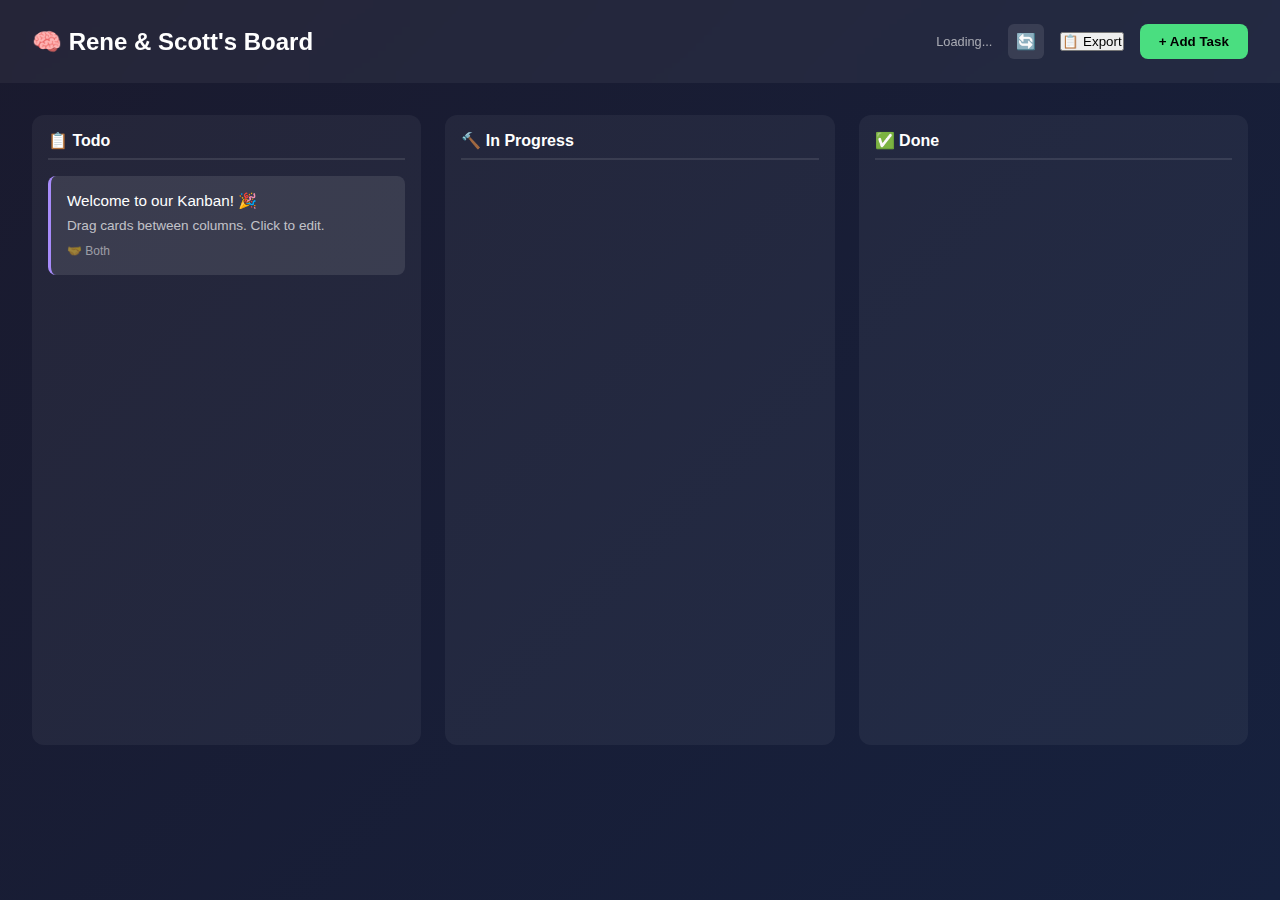
<file: index.html>
<!DOCTYPE html>
<html lang="en">
<head>
    <meta charset="UTF-8">
    <meta name="viewport" content="width=device-width, initial-scale=1.0">
    <title>Rene & Scott's Kanban</title>
    <link rel="stylesheet" href="style.css">
</head>
<body>
    <header>
        <h1>🧠 Rene & Scott's Board</h1>
        <div class="header-actions">
            <span id="sync-status" class="sync-status">Loading...</span>
            <button id="refreshBtn" class="refresh-btn" title="Refresh from repo">🔄</button>
            <button id="exportBtn" class="export-btn" title="Copy tasks to share with Rene">📋 Export</button>
            <button id="addTaskBtn" class="add-btn">+ Add Task</button>
        </div>
    </header>
    
    <main class="board">
        <div class="column" data-status="todo">
            <h2>📋 Todo</h2>
            <div class="tasks" id="todo"></div>
        </div>
        
        <div class="column" data-status="in-progress">
            <h2>🔨 In Progress</h2>
            <div class="tasks" id="in-progress"></div>
        </div>
        
        <div class="column" data-status="done">
            <h2>✅ Done</h2>
            <div class="tasks" id="done"></div>
        </div>
    </main>

    <!-- Add/Edit Task Modal -->
    <div id="modal" class="modal hidden">
        <div class="modal-content">
            <h2 id="modalTitle">Add Task</h2>
            <input type="text" id="taskTitle" placeholder="Task title..." />
            <textarea id="taskDesc" placeholder="Description (optional)..."></textarea>
            <select id="taskAssignee">
                <option value="rene">🤖 Rene</option>
                <option value="scott">👨‍💻 Scott</option>
                <option value="both">🤝 Both</option>
            </select>
            <div class="modal-actions">
                <button id="saveTask" class="save-btn">Save</button>
                <button id="cancelTask" class="cancel-btn">Cancel</button>
                <button id="deleteTask" class="delete-btn hidden">Delete</button>
            </div>
        </div>
    </div>

    <script src="app.js"></script>
</body>
</html>
</file>
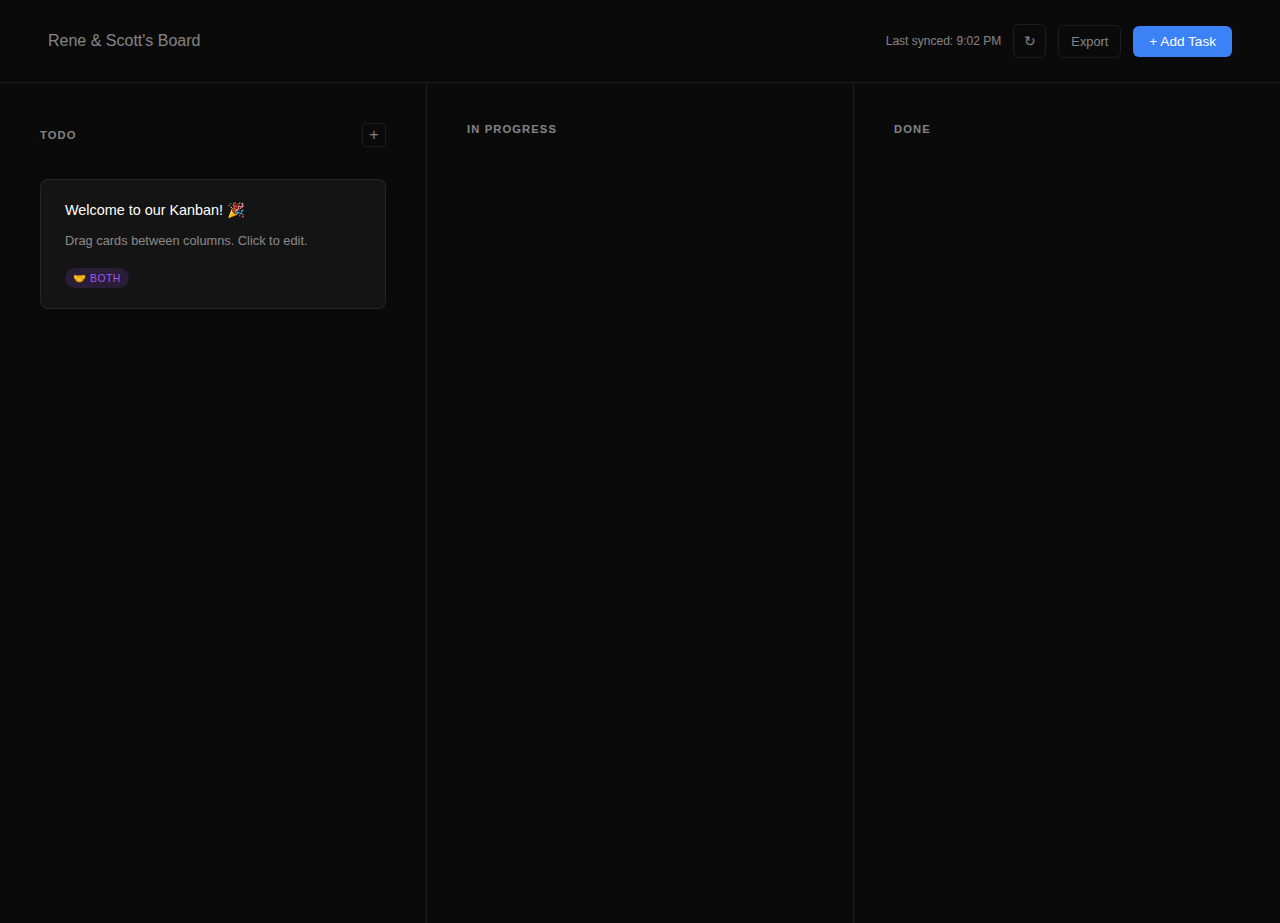
<file: index-v2.html>
<!DOCTYPE html>
<html lang="en">
<head>
    <meta charset="UTF-8">
    <meta name="viewport" content="width=device-width, initial-scale=1.0">
    <title>Rene & Scott's Kanban</title>
    <link rel="stylesheet" href="style-v2.css">
</head>
<body>
    <header>
        <h1>Rene & Scott's Board</h1>
        <div class="header-actions">
            <span id="sync-status" class="sync-status">Last synced: 9:02 PM</span>
            <button id="refreshBtn" class="refresh-btn" title="Refresh from repo">↻</button>
            <button id="exportBtn" class="export-btn" title="Export tasks">Export</button>
            <button id="addTaskBtn" class="add-btn">+ Add Task</button>
        </div>
    </header>
    
    <main class="board">
        <div class="column" data-status="todo">
            <div class="column-header">
                <h2>Todo</h2>
                <button class="column-add-btn" data-status="todo" title="Add task">+</button>
            </div>
            <div class="tasks" id="todo">
                <div class="task-card" data-assignee="both">
                    <h3>Add real-time sync (future)</h3>
                    <p>Consider adding Supabase or Firebase for live collaboration</p>
                    <span class="assignee">Both</span>
                </div>
            </div>
        </div>
        
        <div class="column" data-status="in-progress">
            <div class="column-header">
                <h2>In Progress</h2>
            </div>
            <div class="tasks" id="in-progress"></div>
        </div>
        
        <div class="column" data-status="done">
            <div class="column-header">
                <h2>Done</h2>
            </div>
            <div class="tasks" id="done">
                <div class="task-card" data-assignee="rene">
                    <h3>Welcome to our Kanban! 🎉</h3>
                    <p>Drag cards between columns. Click to edit. This board syncs from tasks.json in the repo.</p>
                    <span class="assignee">Rene</span>
                </div>
                <div class="task-card" data-assignee="both">
                    <h3>Build kanban board</h3>
                    <p>Create a simple kanban app we can both use to track work</p>
                    <span class="assignee">Both</span>
                </div>
                <div class="task-card" data-assignee="rene">
                    <h3>Summarize Building a Second Brain</h3>
                    <p>Research the BASB methodology and create a summary for Scott</p>
                    <span class="assignee">Rene</span>
                </div>
                <div class="task-card" data-assignee="both">
                    <h3>Set up GitHub for Rene</h3>
                    <p>Create account, SSH keys, configure git</p>
                    <span class="assignee">Both</span>
                </div>
            </div>
        </div>
    </main>

    <!-- Add/Edit Task Modal -->
    <div id="modal" class="modal hidden">
        <div class="modal-content">
            <h2 id="modalTitle">Add Task</h2>
            <input type="text" id="taskTitle" placeholder="Task title..." />
            <textarea id="taskDesc" placeholder="Description (optional)..."></textarea>
            <select id="taskAssignee">
                <option value="rene">Rene</option>
                <option value="scott">Scott</option>
                <option value="both">Both</option>
            </select>
            <div class="modal-actions">
                <button id="saveTask" class="save-btn">Save</button>
                <button id="cancelTask" class="cancel-btn">Cancel</button>
                <button id="deleteTask" class="delete-btn hidden">Delete</button>
            </div>
        </div>
    </div>

    <script src="app.js"></script>
</body>
</html>
</file>
<file: style.css>
* {
    margin: 0;
    padding: 0;
    box-sizing: border-box;
}

body {
    font-family: -apple-system, BlinkMacSystemFont, 'Segoe UI', Roboto, sans-serif;
    background: linear-gradient(135deg, #1a1a2e 0%, #16213e 100%);
    min-height: 100vh;
    color: #fff;
}

header {
    display: flex;
    justify-content: space-between;
    align-items: center;
    padding: 1.5rem 2rem;
    background: rgba(255,255,255,0.05);
    backdrop-filter: blur(10px);
}

header h1 {
    font-size: 1.5rem;
    font-weight: 600;
}

.header-actions {
    display: flex;
    align-items: center;
    gap: 1rem;
}

.sync-status {
    font-size: 0.8rem;
    color: rgba(255,255,255,0.6);
}

.refresh-btn {
    background: rgba(255,255,255,0.1);
    border: none;
    padding: 0.5rem;
    border-radius: 6px;
    cursor: pointer;
    font-size: 1rem;
    transition: background 0.2s;
}

.refresh-btn:hover {
    background: rgba(255,255,255,0.2);
}

.add-btn {
    background: #4ade80;
    color: #000;
    border: none;
    padding: 0.6rem 1.2rem;
    border-radius: 8px;
    font-weight: 600;
    cursor: pointer;
    transition: transform 0.2s, background 0.2s;
}

.add-btn:hover {
    background: #22c55e;
    transform: scale(1.05);
}

.board {
    display: grid;
    grid-template-columns: repeat(3, 1fr);
    gap: 1.5rem;
    padding: 2rem;
    max-width: 1400px;
    margin: 0 auto;
}

.column {
    background: rgba(255,255,255,0.05);
    border-radius: 12px;
    padding: 1rem;
    min-height: 70vh;
}

.column h2 {
    font-size: 1rem;
    font-weight: 600;
    margin-bottom: 1rem;
    padding-bottom: 0.5rem;
    border-bottom: 2px solid rgba(255,255,255,0.1);
}

.tasks {
    display: flex;
    flex-direction: column;
    gap: 0.75rem;
}

.task-card {
    background: rgba(255,255,255,0.1);
    border-radius: 8px;
    padding: 1rem;
    cursor: grab;
    transition: transform 0.2s, box-shadow 0.2s;
}

.task-card:hover {
    transform: translateY(-2px);
    box-shadow: 0 4px 12px rgba(0,0,0,0.3);
}

.task-card.dragging {
    opacity: 0.5;
    cursor: grabbing;
}

.task-card h3 {
    font-size: 0.95rem;
    font-weight: 500;
    margin-bottom: 0.5rem;
}

.task-card p {
    font-size: 0.85rem;
    color: rgba(255,255,255,0.7);
    margin-bottom: 0.5rem;
}

.task-card .assignee {
    font-size: 0.75rem;
    color: rgba(255,255,255,0.5);
}

.task-card[data-assignee="rene"] {
    border-left: 3px solid #60a5fa;
}

.task-card[data-assignee="scott"] {
    border-left: 3px solid #f472b6;
}

.task-card[data-assignee="both"] {
    border-left: 3px solid #a78bfa;
}

/* Modal */
.modal {
    position: fixed;
    top: 0;
    left: 0;
    width: 100%;
    height: 100%;
    background: rgba(0,0,0,0.7);
    display: flex;
    justify-content: center;
    align-items: center;
    z-index: 1000;
}

.modal.hidden {
    display: none;
}

.modal-content {
    background: #1e293b;
    border-radius: 12px;
    padding: 2rem;
    width: 90%;
    max-width: 400px;
}

.modal-content h2 {
    margin-bottom: 1.5rem;
}

.modal-content input,
.modal-content textarea,
.modal-content select {
    width: 100%;
    padding: 0.75rem;
    margin-bottom: 1rem;
    border: 1px solid rgba(255,255,255,0.2);
    border-radius: 8px;
    background: rgba(255,255,255,0.1);
    color: #fff;
    font-size: 1rem;
}

.modal-content textarea {
    min-height: 80px;
    resize: vertical;
}

.modal-actions {
    display: flex;
    gap: 0.75rem;
    margin-top: 1rem;
}

.save-btn {
    flex: 1;
    background: #4ade80;
    color: #000;
    border: none;
    padding: 0.75rem;
    border-radius: 8px;
    font-weight: 600;
    cursor: pointer;
}

.cancel-btn {
    flex: 1;
    background: rgba(255,255,255,0.1);
    color: #fff;
    border: none;
    padding: 0.75rem;
    border-radius: 8px;
    cursor: pointer;
}

.delete-btn {
    background: #ef4444;
    color: #fff;
    border: none;
    padding: 0.75rem;
    border-radius: 8px;
    cursor: pointer;
}

.delete-btn.hidden {
    display: none;
}

/* Drag and drop highlight */
.column.drag-over {
    background: rgba(74, 222, 128, 0.1);
    border: 2px dashed #4ade80;
}

/* Responsive */
@media (max-width: 768px) {
    .board {
        grid-template-columns: 1fr;
    }
    
    .column {
        min-height: auto;
    }
}
</file>
<file: style-v2.css>
/* Kanban Board - v2 (Landing Page Principles Applied)
 * - Flat dark background (no gradient)
 * - Stronger typography
 * - Restrained color, strategic accent
 * - Cleaner cards with subtle borders
 */

* {
    margin: 0;
    padding: 0;
    box-sizing: border-box;
}

:root {
    --bg: #0a0a0a;
    --surface: #141414;
    --surface-hover: #1a1a1a;
    --border: rgba(255,255,255,0.08);
    --border-hover: rgba(255,255,255,0.15);
    --text: #ffffff;
    --text-muted: rgba(255,255,255,0.5);
    --accent: #3b82f6;
    --accent-hover: #60a5fa;
    --rene: #3b82f6;
    --scott: #ec4899;
    --both: #a855f7;
}

body {
    font-family: -apple-system, BlinkMacSystemFont, 'Inter', 'Segoe UI', sans-serif;
    background: var(--bg);
    min-height: 100vh;
    color: var(--text);
}

/* Header - Minimal */
header {
    display: flex;
    justify-content: space-between;
    align-items: center;
    padding: 1.5rem 3rem;
    border-bottom: 1px solid var(--border);
}

header h1 {
    font-size: 1rem;
    font-weight: 500;
    color: var(--text-muted);
}

.header-actions {
    display: flex;
    align-items: center;
    gap: 0.75rem;
}

.sync-status {
    font-size: 0.75rem;
    color: var(--text-muted);
}

.refresh-btn {
    background: transparent;
    border: 1px solid var(--border);
    padding: 0.5rem 0.6rem;
    border-radius: 6px;
    cursor: pointer;
    font-size: 0.9rem;
    color: var(--text-muted);
    transition: all 0.2s;
}

.refresh-btn:hover {
    border-color: var(--border-hover);
    color: var(--text);
}

.export-btn {
    background: transparent;
    color: var(--text-muted);
    border: 1px solid var(--border);
    padding: 0.5rem 0.75rem;
    border-radius: 6px;
    cursor: pointer;
    font-size: 0.8rem;
    transition: all 0.2s;
}

.export-btn:hover {
    border-color: var(--border-hover);
    color: var(--text);
}

.add-btn {
    background: var(--accent);
    color: white;
    border: none;
    padding: 0.5rem 1rem;
    border-radius: 6px;
    font-weight: 500;
    font-size: 0.85rem;
    cursor: pointer;
    transition: opacity 0.2s;
}

.add-btn:hover {
    opacity: 0.9;
}

/* Board */
.board {
    display: grid;
    grid-template-columns: repeat(3, 1fr);
    gap: 1px;
    background: var(--border);
    min-height: calc(100vh - 60px);
}

/* Columns */
.column {
    background: var(--bg);
    padding: 2.5rem;
    min-height: 100%;
}

.column-header {
    display: flex;
    justify-content: space-between;
    align-items: center;
    margin-bottom: 2rem;
}

.column h2 {
    font-size: 0.7rem;
    font-weight: 600;
    text-transform: uppercase;
    letter-spacing: 0.1em;
    color: var(--text-muted);
}

.column-add-btn {
    background: transparent;
    color: var(--text-muted);
    border: 1px solid var(--border);
    width: 24px;
    height: 24px;
    border-radius: 4px;
    font-size: 1rem;
    cursor: pointer;
    transition: all 0.2s;
    display: flex;
    align-items: center;
    justify-content: center;
}

.column-add-btn:hover {
    border-color: var(--accent);
    color: var(--accent);
}

/* Tasks */
.tasks {
    display: flex;
    flex-direction: column;
    gap: 1rem;
}

.task-card {
    background: var(--surface);
    border: 1px solid var(--border);
    border-radius: 8px;
    padding: 1.25rem 1.5rem;
    cursor: grab;
    transition: all 0.2s;
}

.task-card:hover {
    border-color: var(--border-hover);
    background: var(--surface-hover);
}

.task-card.dragging {
    opacity: 0.5;
    cursor: grabbing;
}

.task-card h3 {
    font-size: 0.9rem;
    font-weight: 500;
    margin-bottom: 0.6rem;
    line-height: 1.5;
}

.task-card p {
    font-size: 0.8rem;
    color: var(--text-muted);
    margin-bottom: 1rem;
    line-height: 1.6;
}

.task-card .assignee {
    font-size: 0.65rem;
    text-transform: uppercase;
    letter-spacing: 0.05em;
    padding: 0.2rem 0.5rem;
    border-radius: 100px;
    display: inline-block;
}

/* Assignee colors - subtle pills */
.task-card[data-assignee="rene"] .assignee {
    background: rgba(59, 130, 246, 0.15);
    color: var(--rene);
}

.task-card[data-assignee="scott"] .assignee {
    background: rgba(236, 72, 153, 0.15);
    color: var(--scott);
}

.task-card[data-assignee="both"] .assignee {
    background: rgba(168, 85, 247, 0.15);
    color: var(--both);
}

/* Remove left border, use pill instead */
.task-card[data-assignee="rene"],
.task-card[data-assignee="scott"],
.task-card[data-assignee="both"] {
    border-left: 1px solid var(--border);
}

/* Modal */
.modal {
    position: fixed;
    top: 0;
    left: 0;
    width: 100%;
    height: 100%;
    background: rgba(0,0,0,0.8);
    display: flex;
    justify-content: center;
    align-items: center;
    z-index: 1000;
}

.modal.hidden {
    display: none;
}

.modal-content {
    background: var(--surface);
    border: 1px solid var(--border);
    border-radius: 12px;
    padding: 1.5rem;
    width: 90%;
    max-width: 400px;
}

.modal-content h2 {
    font-size: 1rem;
    font-weight: 600;
    margin-bottom: 1.25rem;
}

.modal-content input,
.modal-content textarea,
.modal-content select {
    width: 100%;
    padding: 0.75rem;
    margin-bottom: 0.75rem;
    border: 1px solid var(--border);
    border-radius: 6px;
    background: var(--bg);
    color: var(--text);
    font-size: 0.9rem;
}

.modal-content input:focus,
.modal-content textarea:focus,
.modal-content select:focus {
    outline: none;
    border-color: var(--accent);
}

.modal-content textarea {
    min-height: 80px;
    resize: vertical;
}

.modal-content input::placeholder,
.modal-content textarea::placeholder {
    color: var(--text-muted);
}

.modal-actions {
    display: flex;
    gap: 0.5rem;
    margin-top: 1rem;
}

.save-btn {
    flex: 1;
    background: var(--accent);
    color: white;
    border: none;
    padding: 0.75rem;
    border-radius: 6px;
    font-weight: 500;
    cursor: pointer;
    transition: opacity 0.2s;
}

.save-btn:hover {
    opacity: 0.9;
}

.cancel-btn {
    flex: 1;
    background: transparent;
    color: var(--text-muted);
    border: 1px solid var(--border);
    padding: 0.75rem;
    border-radius: 6px;
    cursor: pointer;
    transition: all 0.2s;
}

.cancel-btn:hover {
    border-color: var(--border-hover);
    color: var(--text);
}

.delete-btn {
    background: transparent;
    color: #ef4444;
    border: 1px solid rgba(239, 68, 68, 0.3);
    padding: 0.75rem;
    border-radius: 6px;
    cursor: pointer;
    transition: all 0.2s;
}

.delete-btn:hover {
    background: rgba(239, 68, 68, 0.1);
}

.delete-btn.hidden {
    display: none;
}

/* Drag and drop highlight */
.column.drag-over {
    background: rgba(59, 130, 246, 0.05);
}

/* Responsive */
@media (max-width: 768px) {
    header {
        flex-direction: column;
        gap: 1rem;
        padding: 1rem;
    }
    
    header h1 {
        text-align: center;
    }
    
    .header-actions {
        flex-wrap: wrap;
        justify-content: center;
        gap: 0.5rem;
    }
    
    .sync-status {
        width: 100%;
        text-align: center;
        order: 1;
        font-size: 0.7rem;
    }
    
    .board {
        grid-template-columns: 1fr;
        gap: 0;
        background: var(--bg);
    }
    
    .column {
        min-height: auto;
        border-bottom: 1px solid var(--border);
    }
}
</file>
